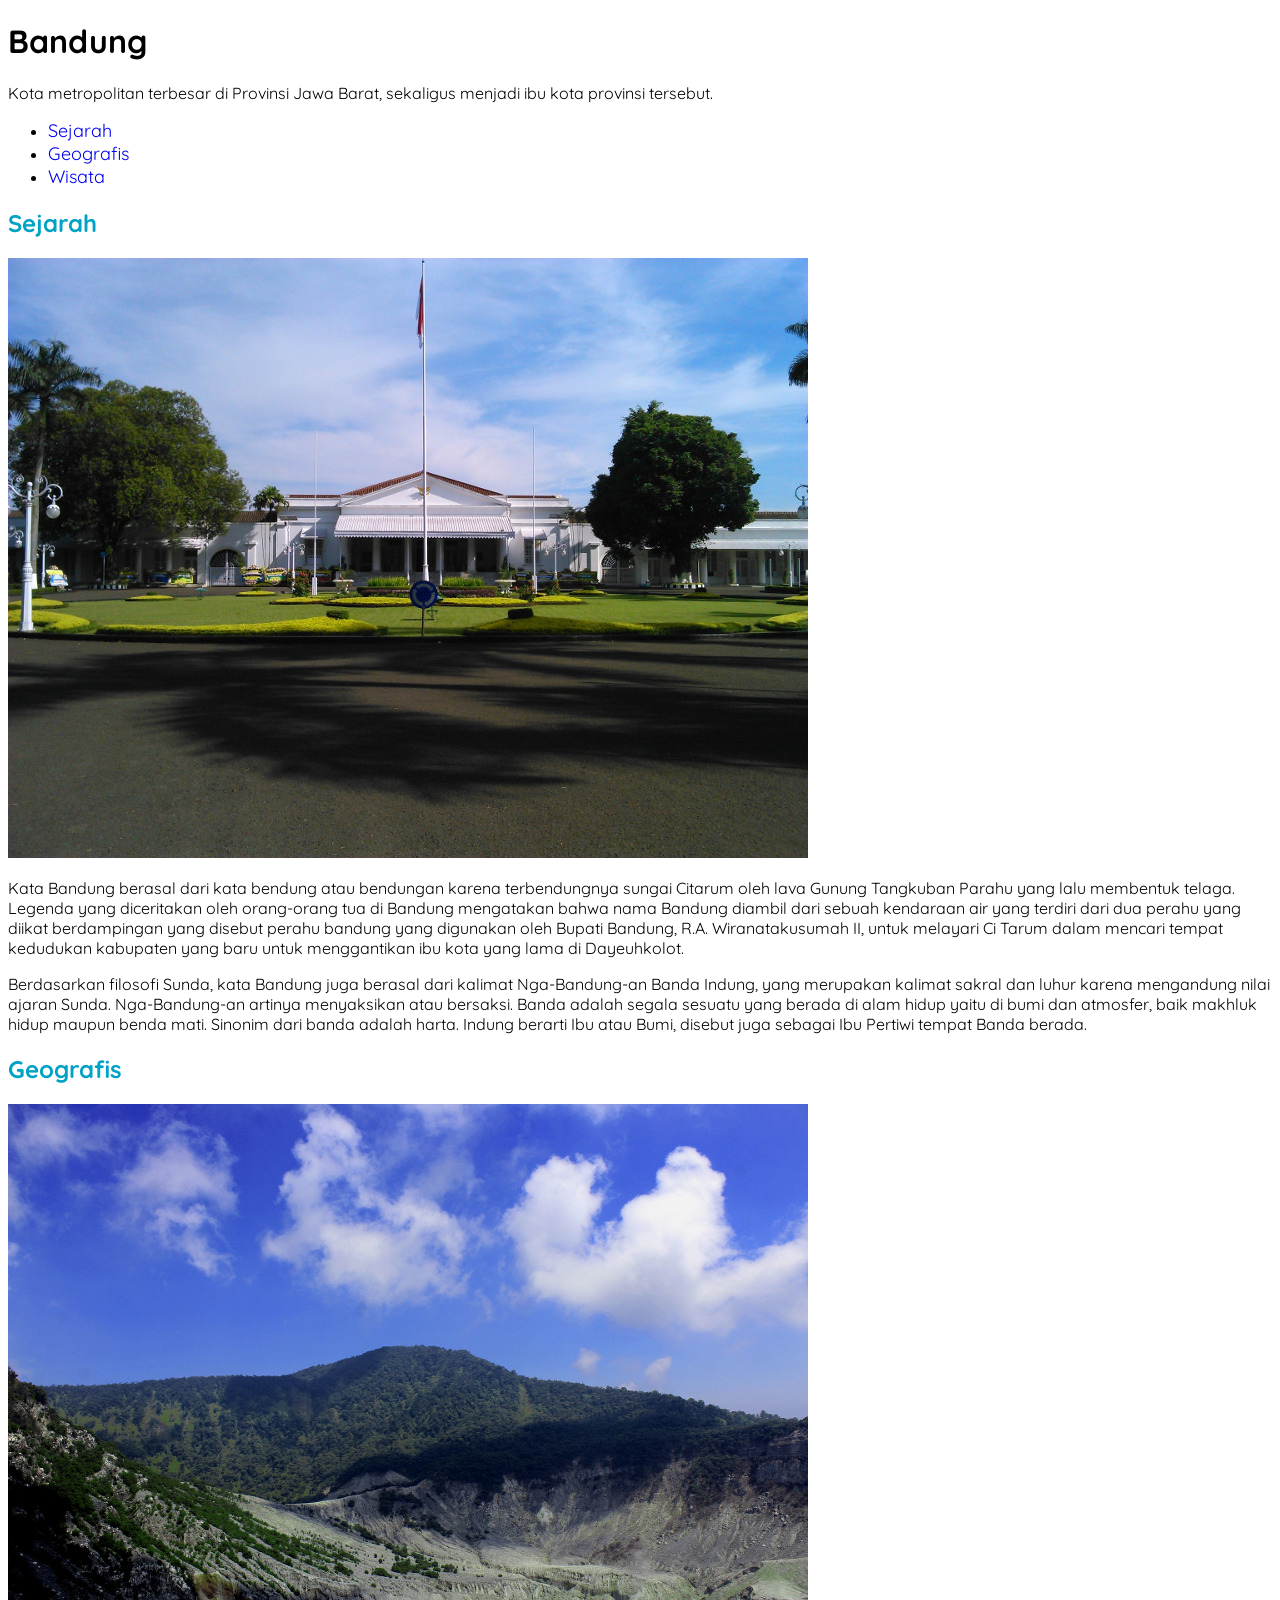
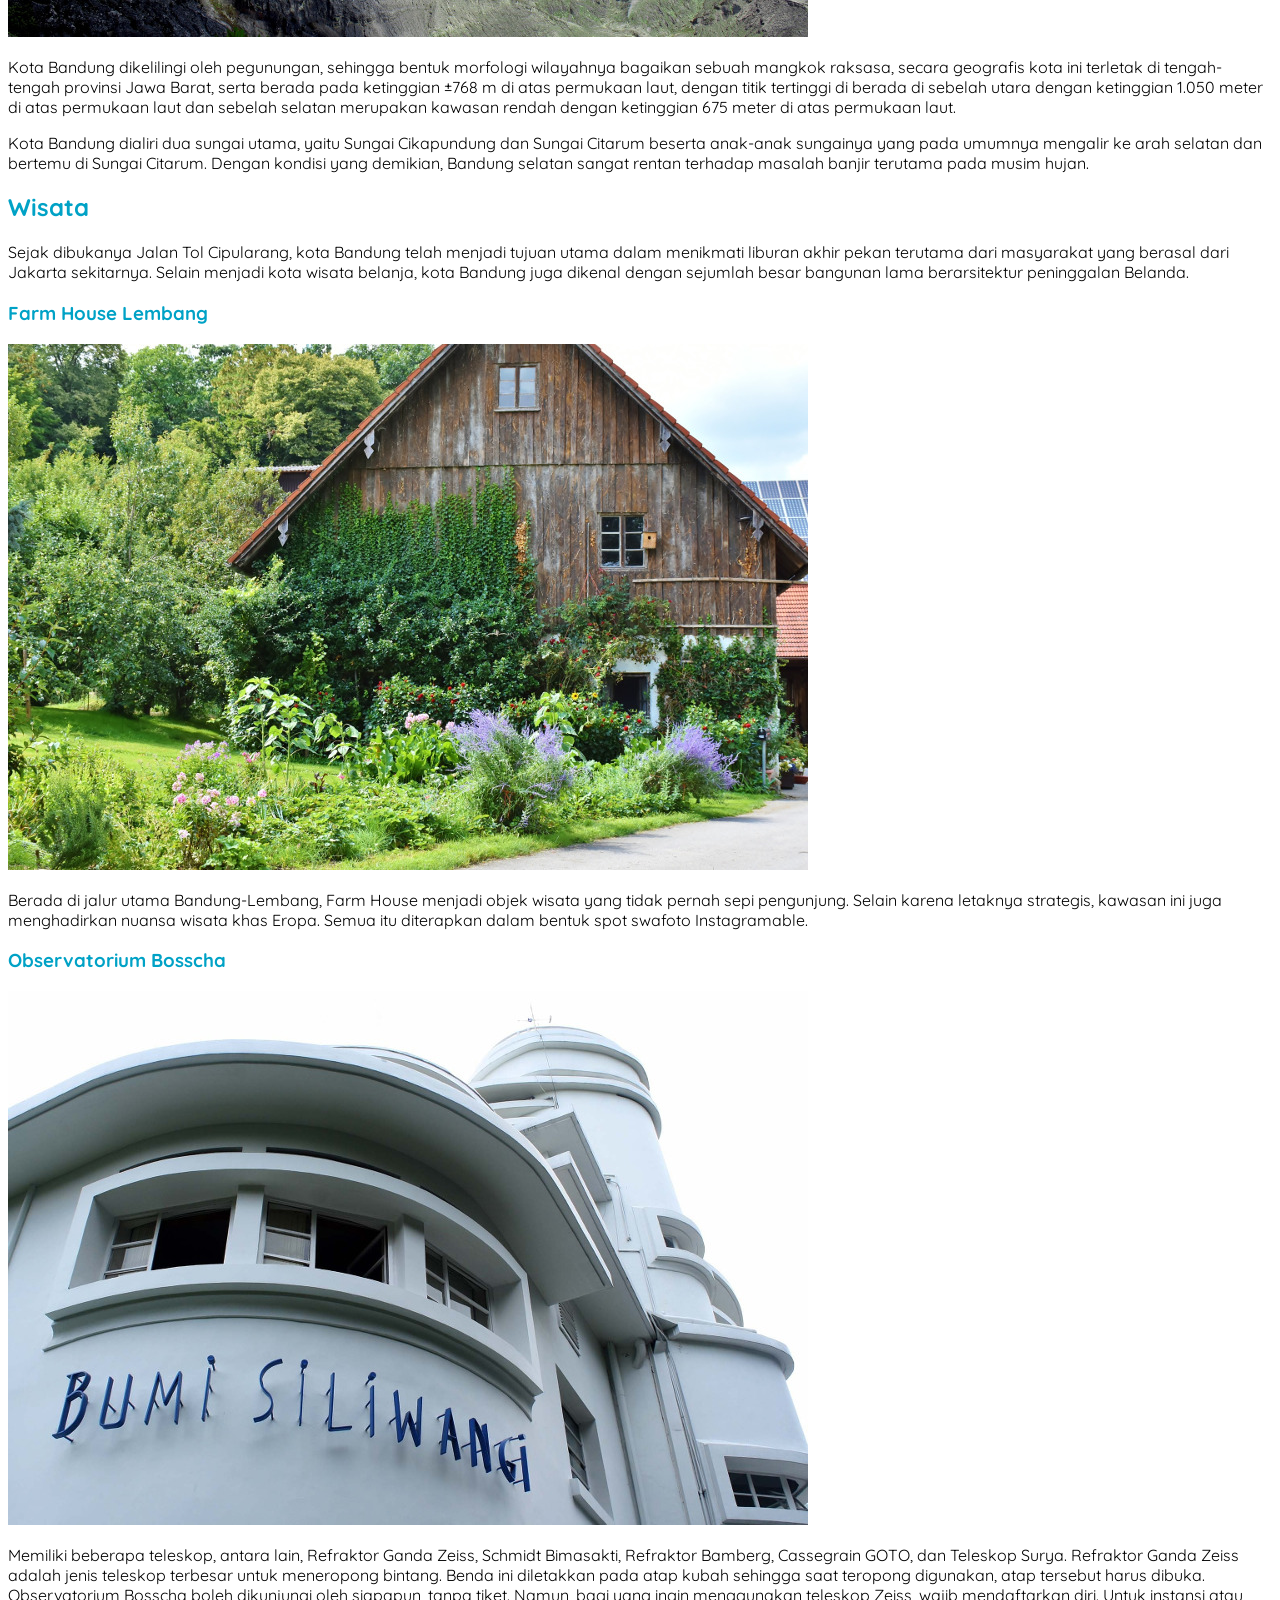
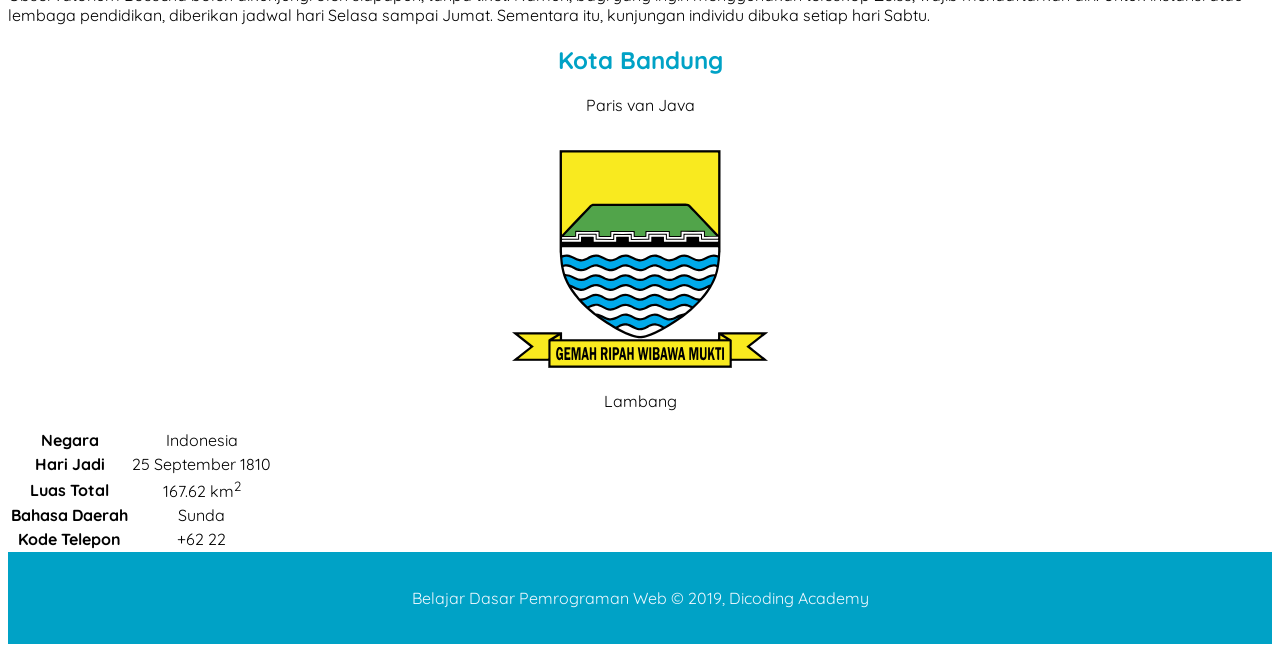
<file: index.html>
<!DOCTYPE html>
<html>

<head>
    <meta charset="utf-8">
    <title>Halaman Profil Bandung</title>
    <link rel="stylesheet" href="assets/styles/styles.css">
    <link rel="preconnect" href="https://fonts.googleapis.com">
    <link rel="preconnect" href="https://fonts.gstatic.com" crossorigin>
    <link
        href="https://fonts.googleapis.com/css2?family=Kanit:ital,wght@0,100;0,200;0,300;0,400;0,500;0,600;0,700;0,800;0,900;1,100;1,200;1,300;1,400;1,500;1,600;1,700;1,800;1,900&family=Quicksand:wght@300..700&display=swap"
        rel="stylesheet">
</head>
<header>
    <h1>Bandung</h1>
    <p>
        Kota metropolitan terbesar di Provinsi Jawa Barat, sekaligus menjadi ibu
        kota provinsi tersebut.
    </p>
    <nav>
        <ul>
            <li>
                <a href="#sejarah">Sejarah</a>
            </li>
            <li>
                <a href="#geografis">Geografis</a>
            </li>
            <li>
                <a href="#wisata">Wisata</a>
            </li>
        </ul>
    </nav>
</header>
<main>
    <div>
        <article id="sejarah">
            <h2 id="sejarah">Sejarah</h2>
            <img src="assets/images/history.jpg" alt="history">
            <p>
                Kata Bandung berasal dari kata bendung atau bendungan karena terbendungnya
                sungai Citarum oleh lava Gunung Tangkuban Parahu yang lalu membentuk
                telaga. Legenda yang diceritakan oleh orang-orang tua di Bandung
                mengatakan bahwa nama Bandung diambil dari sebuah kendaraan air yang
                terdiri dari dua perahu yang diikat berdampingan yang disebut perahu
                bandung yang digunakan oleh Bupati Bandung, R.A. Wiranatakusumah II, untuk
                melayari Ci Tarum dalam mencari tempat kedudukan kabupaten yang baru untuk
                menggantikan ibu kota yang lama di Dayeuhkolot.
            </p>
            <p>
                Berdasarkan filosofi Sunda, kata Bandung juga berasal dari kalimat
                Nga-Bandung-an Banda Indung, yang merupakan kalimat sakral dan luhur
                karena mengandung nilai ajaran Sunda. Nga-Bandung-an artinya menyaksikan
                atau bersaksi. Banda adalah segala sesuatu yang berada di alam hidup yaitu
                di bumi dan atmosfer, baik makhluk hidup maupun benda mati. Sinonim dari
                banda adalah harta. Indung berarti Ibu atau Bumi, disebut juga sebagai Ibu
                Pertiwi tempat Banda berada.
            </p>
        </article>
        <article id="geografis">
            <h2 id="geografis">Geografis</h2>
            <img src="assets/images/geografis.jpg">
            <p>
                Kota Bandung dikelilingi oleh pegunungan, sehingga bentuk morfologi
                wilayahnya bagaikan sebuah mangkok raksasa, secara geografis kota ini
                terletak di tengah-tengah provinsi Jawa Barat, serta berada pada
                ketinggian ±768 m di atas permukaan laut, dengan titik tertinggi di berada
                di sebelah utara dengan ketinggian 1.050 meter di atas permukaan laut dan
                sebelah selatan merupakan kawasan rendah dengan ketinggian 675 meter di
                atas permukaan laut.
            </p>
            <p>
                Kota Bandung dialiri dua sungai utama, yaitu Sungai Cikapundung dan Sungai
                Citarum beserta anak-anak sungainya yang pada umumnya mengalir ke arah
                selatan dan bertemu di Sungai Citarum. Dengan kondisi yang demikian,
                Bandung selatan sangat rentan terhadap masalah banjir terutama pada musim
                hujan.
            </p>
        </article>

        <article id="wisata">
            <h2 id="wisata">Wisata</h2>
            <p>
                Sejak dibukanya Jalan Tol Cipularang, kota Bandung telah menjadi tujuan
                utama dalam menikmati liburan akhir pekan terutama dari masyarakat yang
                berasal dari Jakarta sekitarnya. Selain menjadi kota wisata belanja, kota
                Bandung juga dikenal dengan sejumlah besar bangunan lama berarsitektur
                peninggalan Belanda.
            </p>
            <section>
                <h3>Farm House Lembang</h3>
                <img src="assets/images/farm-house.jpg">
                <p>
                    Berada di jalur utama Bandung-Lembang, Farm House menjadi objek wisata
                    yang tidak pernah sepi pengunjung. Selain karena letaknya strategis,
                    kawasan ini juga menghadirkan nuansa wisata khas Eropa. Semua itu
                    diterapkan dalam bentuk spot swafoto Instagramable.
                </p>

                <h3>Observatorium Bosscha</h3>
                <img src="assets/images/bosscha.jpg">
                <p>
                    Memiliki beberapa teleskop, antara lain, Refraktor Ganda Zeiss, Schmidt
                    Bimasakti, Refraktor Bamberg, Cassegrain GOTO, dan Teleskop Surya.
                    Refraktor Ganda Zeiss adalah jenis teleskop terbesar untuk meneropong
                    bintang. Benda ini diletakkan pada atap kubah sehingga saat teropong
                    digunakan, atap tersebut harus dibuka. Observatorium Bosscha boleh
                    dikunjungi oleh siapapun, tanpa tiket. Namun, bagi yang ingin menggunakan
                    teleskop Zeiss, wajib mendaftarkan diri. Untuk instansi atau lembaga
                    pendidikan, diberikan jadwal hari Selasa sampai Jumat. Sementara itu,
                    kunjungan individu dibuka setiap hari Sabtu.
                </p>
            </section>
        </article>
    </div>
    <aside>
        <article class="profile">
            <header>
                <h2>Kota Bandung</h2>
                <p>Paris van Java</p>
                <figure>
                    <div class="image-bandung">
                        <img class="bandung" src="assets/images/Lambang_Kota_Bandung.svg" />
                        <figcaption>Lambang</figcaption>
                </figure>
            </header>
            <section class="keterangan">
                <table>
                    <table>
                        <tr>
                            <td style="font-weight: bold;">Negara</td>
                            <td>Indonesia</td>
                        </tr>
                        <tr>
                            <td style="font-weight: bold;">Hari Jadi</td>
                            <td>25 September 1810</td>
                        </tr>
                        <tr>
                            <td style="font-weight: bold;">Luas Total</td>
                            <td>167.62 km<sup>2</sup></td>
                        </tr>
                        <tr>
                            <td style="font-weight: bold;">Bahasa Daerah</td>
                            <td>Sunda</td>
                        </tr>
                        <tr>
                            <td style="font-weight: bold;">Kode Telepon</td>
                            <td>+62 22</td>
                        </tr>
                    </table>
            </section>
        </article>
    </aside>
</main>
<footer>
    <p>Belajar Dasar Pemrograman Web &#169; 2019, Dicoding Academy</p>
</footer>
</body>

</html>
</file>
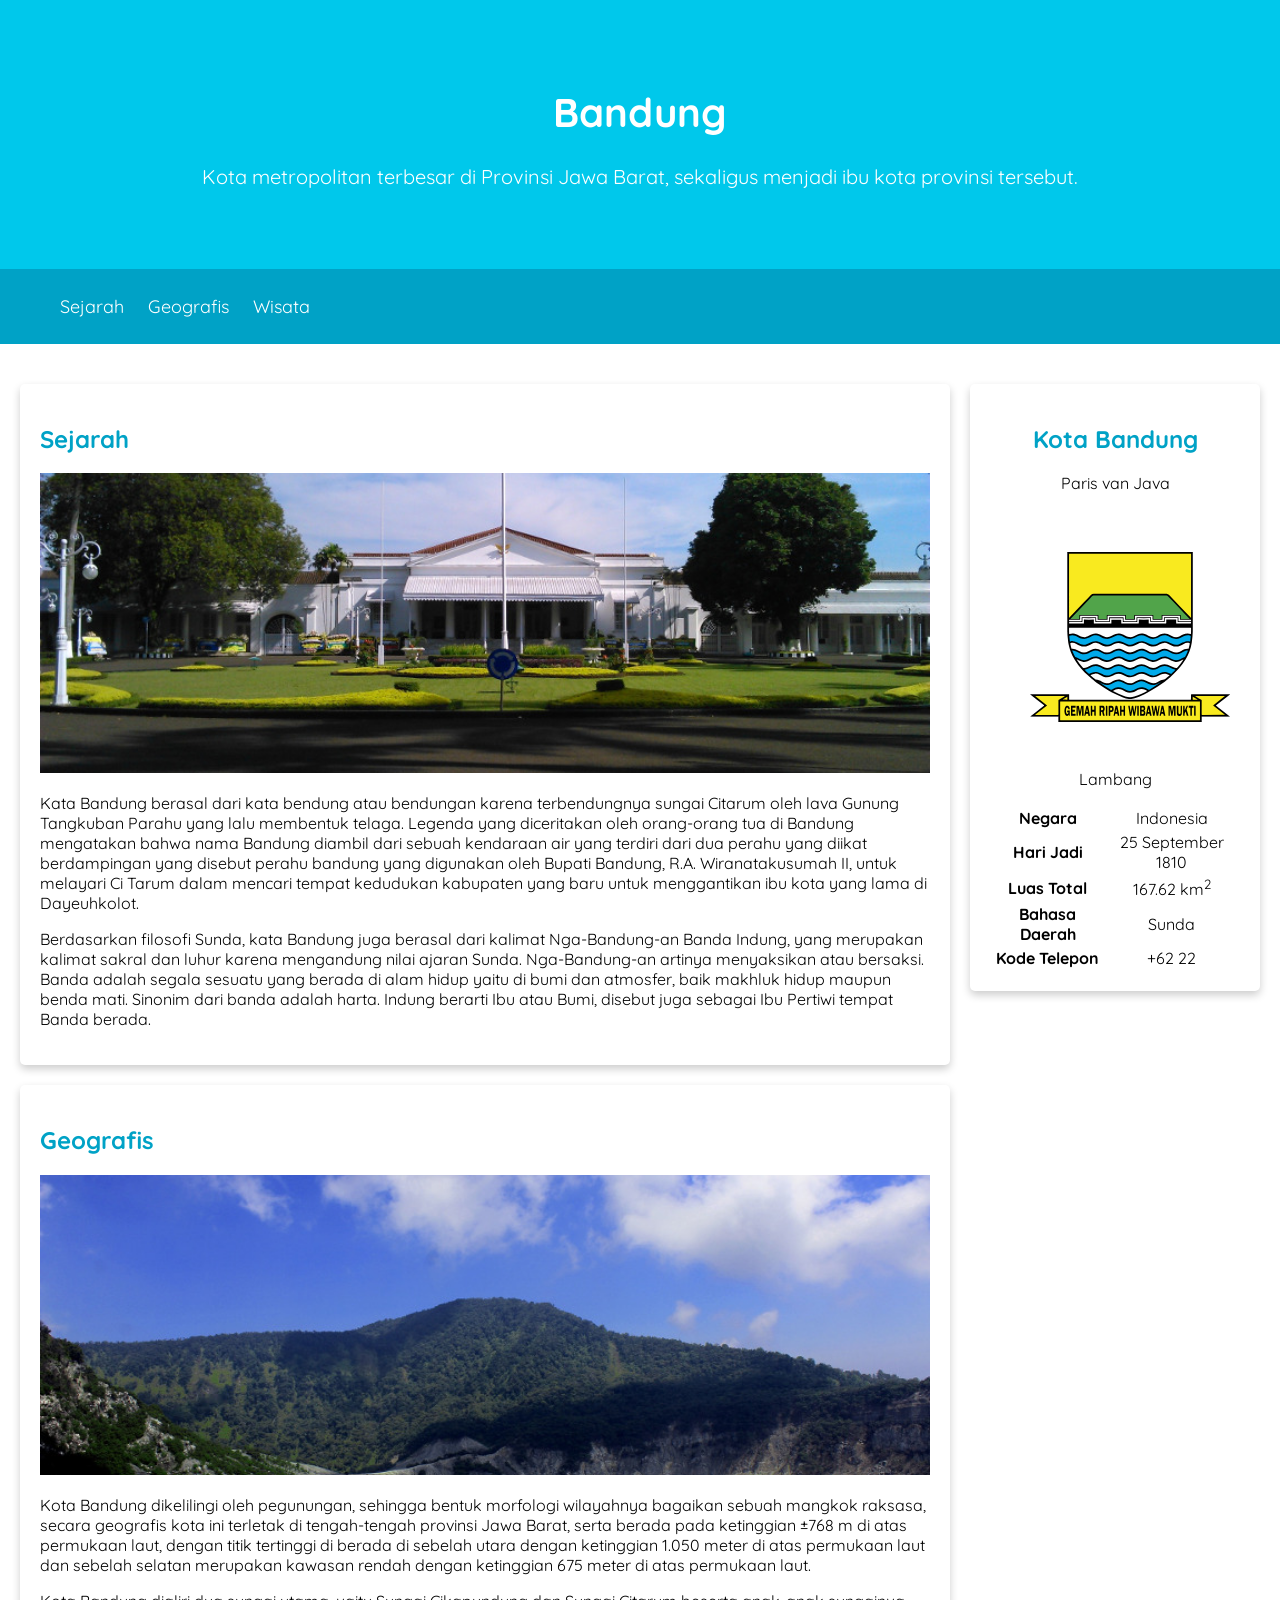
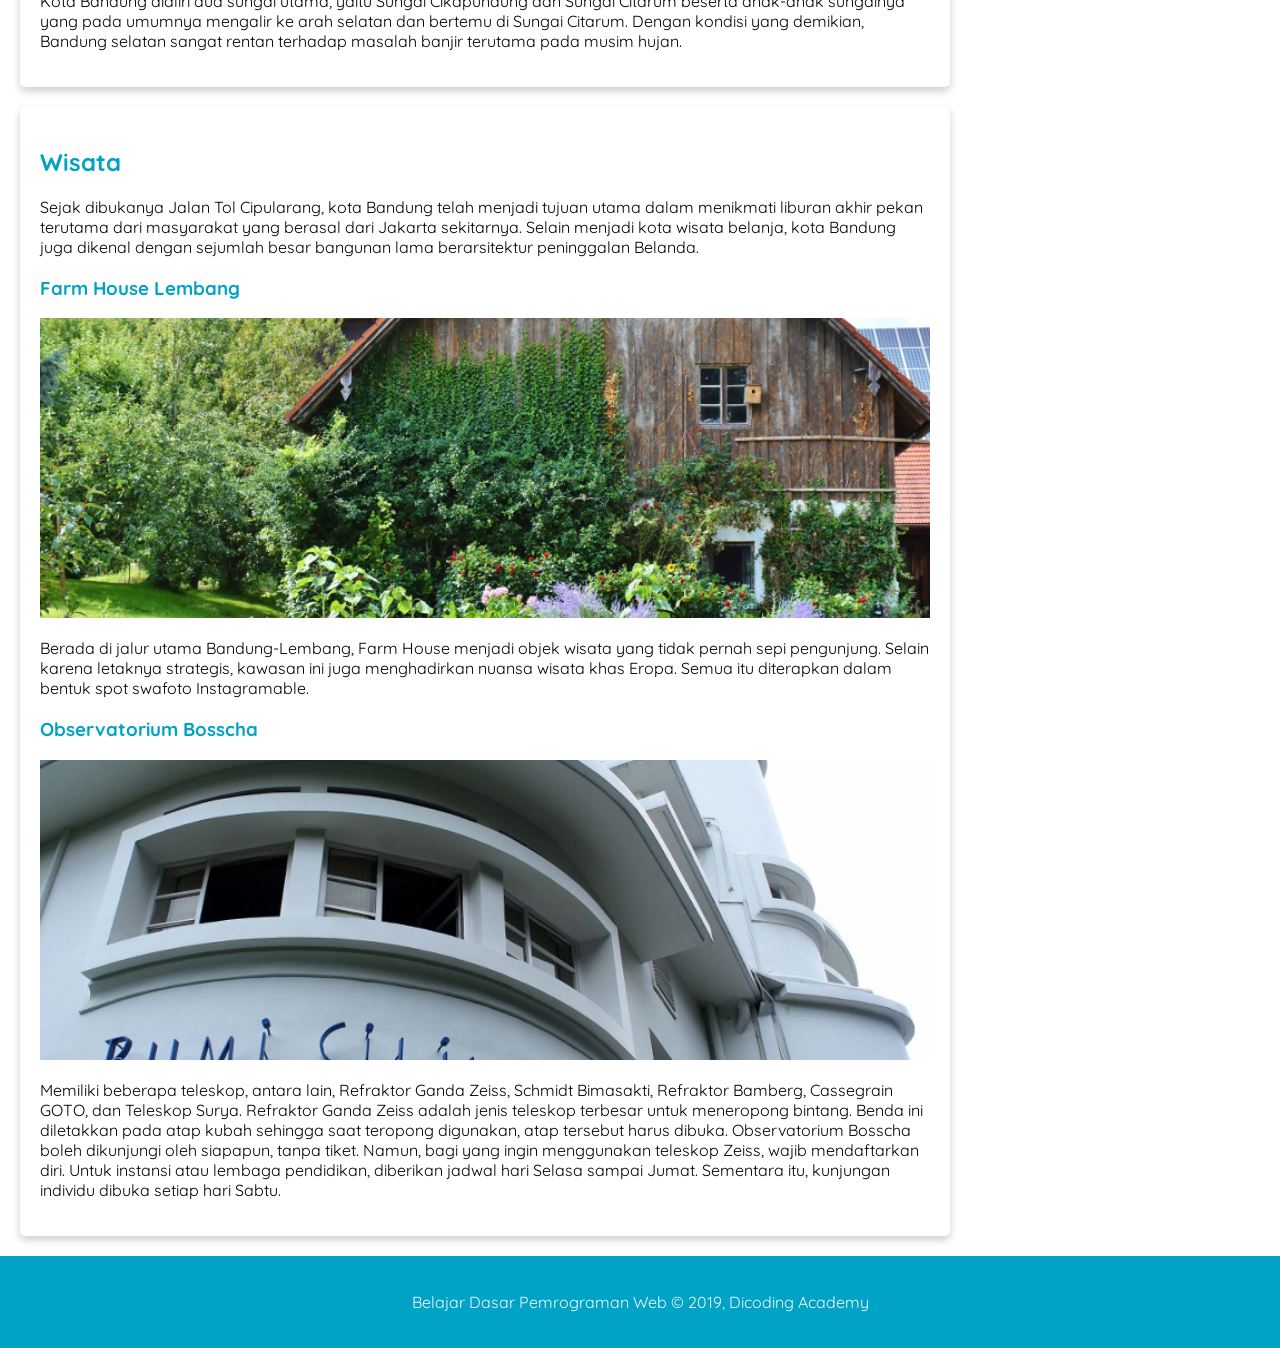
<file: project-fe-dicoding-study/index.html>
<!DOCTYPE html>
<html>

<head>
    <meta charset="utf-8">
    <meta name="viewport" content="width=device-width, initial-scale=1.0" />
    <title>Halaman Profil Bandung</title>
    <link rel="stylesheet" href="assets/styles/styles.css">
    <link rel="preconnect" href="https://fonts.googleapis.com">
    <link rel="preconnect" href="https://fonts.gstatic.com" crossorigin>
    <link
        href="https://fonts.googleapis.com/css2?family=Kanit:ital,wght@0,100;0,200;0,300;0,400;0,500;0,600;0,700;0,800;0,900;1,100;1,200;1,300;1,400;1,500;1,600;1,700;1,800;1,900&family=Quicksand:wght@300..700&display=swap"
        rel="stylesheet">
</head>
<header>
    <div class="jumbotron">
        <h1>Bandung</h1>
        <p>
            Kota metropolitan terbesar di Provinsi Jawa Barat, sekaligus menjadi ibu
            kota provinsi tersebut.
        </p>
    </div class="navigation">
    <nav>
        <ul>
            <li>
                <a href="#sejarah">Sejarah</a>
            </li>
            <li>
                <a href="#geografis">Geografis</a>
            </li>
            <li>
                <a href="#wisata">Wisata</a>
            </li>
        </ul>
    </nav>
</header>
<main>
    <div id="content">
        <article id="sejarah" class="card">
            <h2 id="sejarah">Sejarah</h2>
            <img class="sejarah-image" src="assets/images/history.jpg" alt="history">
            <p>
                Kata Bandung berasal dari kata bendung atau bendungan karena terbendungnya
                sungai Citarum oleh lava Gunung Tangkuban Parahu yang lalu membentuk
                telaga. Legenda yang diceritakan oleh orang-orang tua di Bandung
                mengatakan bahwa nama Bandung diambil dari sebuah kendaraan air yang
                terdiri dari dua perahu yang diikat berdampingan yang disebut perahu
                bandung yang digunakan oleh Bupati Bandung, R.A. Wiranatakusumah II, untuk
                melayari Ci Tarum dalam mencari tempat kedudukan kabupaten yang baru untuk
                menggantikan ibu kota yang lama di Dayeuhkolot.
            </p>
            <p>
                Berdasarkan filosofi Sunda, kata Bandung juga berasal dari kalimat
                Nga-Bandung-an Banda Indung, yang merupakan kalimat sakral dan luhur
                karena mengandung nilai ajaran Sunda. Nga-Bandung-an artinya menyaksikan
                atau bersaksi. Banda adalah segala sesuatu yang berada di alam hidup yaitu
                di bumi dan atmosfer, baik makhluk hidup maupun benda mati. Sinonim dari
                banda adalah harta. Indung berarti Ibu atau Bumi, disebut juga sebagai Ibu
                Pertiwi tempat Banda berada.
            </p>
        </article>
        <article id="geografis" class="card">
            <h2 id="geografis">Geografis</h2>
            <img class="geografis-image" src="assets/images/geografis.jpg">
            <p>
                Kota Bandung dikelilingi oleh pegunungan, sehingga bentuk morfologi
                wilayahnya bagaikan sebuah mangkok raksasa, secara geografis kota ini
                terletak di tengah-tengah provinsi Jawa Barat, serta berada pada
                ketinggian ±768 m di atas permukaan laut, dengan titik tertinggi di berada
                di sebelah utara dengan ketinggian 1.050 meter di atas permukaan laut dan
                sebelah selatan merupakan kawasan rendah dengan ketinggian 675 meter di
                atas permukaan laut.
            </p>
            <p>
                Kota Bandung dialiri dua sungai utama, yaitu Sungai Cikapundung dan Sungai
                Citarum beserta anak-anak sungainya yang pada umumnya mengalir ke arah
                selatan dan bertemu di Sungai Citarum. Dengan kondisi yang demikian,
                Bandung selatan sangat rentan terhadap masalah banjir terutama pada musim
                hujan.
            </p>
        </article>

        <article id="wisata" class="card">
            <h2 id="wisata">Wisata</h2>
            <p>
                Sejak dibukanya Jalan Tol Cipularang, kota Bandung telah menjadi tujuan
                utama dalam menikmati liburan akhir pekan terutama dari masyarakat yang
                berasal dari Jakarta sekitarnya. Selain menjadi kota wisata belanja, kota
                Bandung juga dikenal dengan sejumlah besar bangunan lama berarsitektur
                peninggalan Belanda.
            </p>
            <section>
                <h3>Farm House Lembang</h3>
                <img class="farm-house-image" src="assets/images/farm-house.jpg">
                <p>
                    Berada di jalur utama Bandung-Lembang, Farm House menjadi objek wisata
                    yang tidak pernah sepi pengunjung. Selain karena letaknya strategis,
                    kawasan ini juga menghadirkan nuansa wisata khas Eropa. Semua itu
                    diterapkan dalam bentuk spot swafoto Instagramable.
                </p>

                <h3>Observatorium Bosscha</h3>
                <img class="boscha-image" src="assets/images/bosscha.jpg">
                <p>
                    Memiliki beberapa teleskop, antara lain, Refraktor Ganda Zeiss, Schmidt
                    Bimasakti, Refraktor Bamberg, Cassegrain GOTO, dan Teleskop Surya.
                    Refraktor Ganda Zeiss adalah jenis teleskop terbesar untuk meneropong
                    bintang. Benda ini diletakkan pada atap kubah sehingga saat teropong
                    digunakan, atap tersebut harus dibuka. Observatorium Bosscha boleh
                    dikunjungi oleh siapapun, tanpa tiket. Namun, bagi yang ingin menggunakan
                    teleskop Zeiss, wajib mendaftarkan diri. Untuk instansi atau lembaga
                    pendidikan, diberikan jadwal hari Selasa sampai Jumat. Sementara itu,
                    kunjungan individu dibuka setiap hari Sabtu.
                </p>
            </section>
        </article>
    </div>
    <aside>
        <article class="profile card">
            <header>
                <h2>Kota Bandung</h2>
                <p>Paris van Java</p>
                <figure>
                    <div class="image-bandung">
                        <img class="bandung" src="assets/images/Lambang_Kota_Bandung.svg" />
                        <figcaption>Lambang</figcaption>
                </figure>
            </header>
            <section class="keterangan">
                <table>
                    <table>
                        <tr>
                            <td style="font-weight: bold;">Negara</td>
                            <td>Indonesia</td>
                        </tr>
                        <tr>
                            <td style="font-weight: bold;">Hari Jadi</td>
                            <td>25 September 1810</td>
                        </tr>
                        <tr>
                            <td style="font-weight: bold;">Luas Total</td>
                            <td>167.62 km<sup>2</sup></td>
                        </tr>
                        <tr>
                            <td style="font-weight: bold;">Bahasa Daerah</td>
                            <td>Sunda</td>
                        </tr>
                        <tr>
                            <td style="font-weight: bold;">Kode Telepon</td>
                            <td>+62 22</td>
                        </tr>
                    </table>
            </section>
        </article>
    </aside>
</main>
<footer>
    <p>Belajar Dasar Pemrograman Web &#169; 2019, Dicoding Academy</p>
</footer>
</body>

</html>
</file>
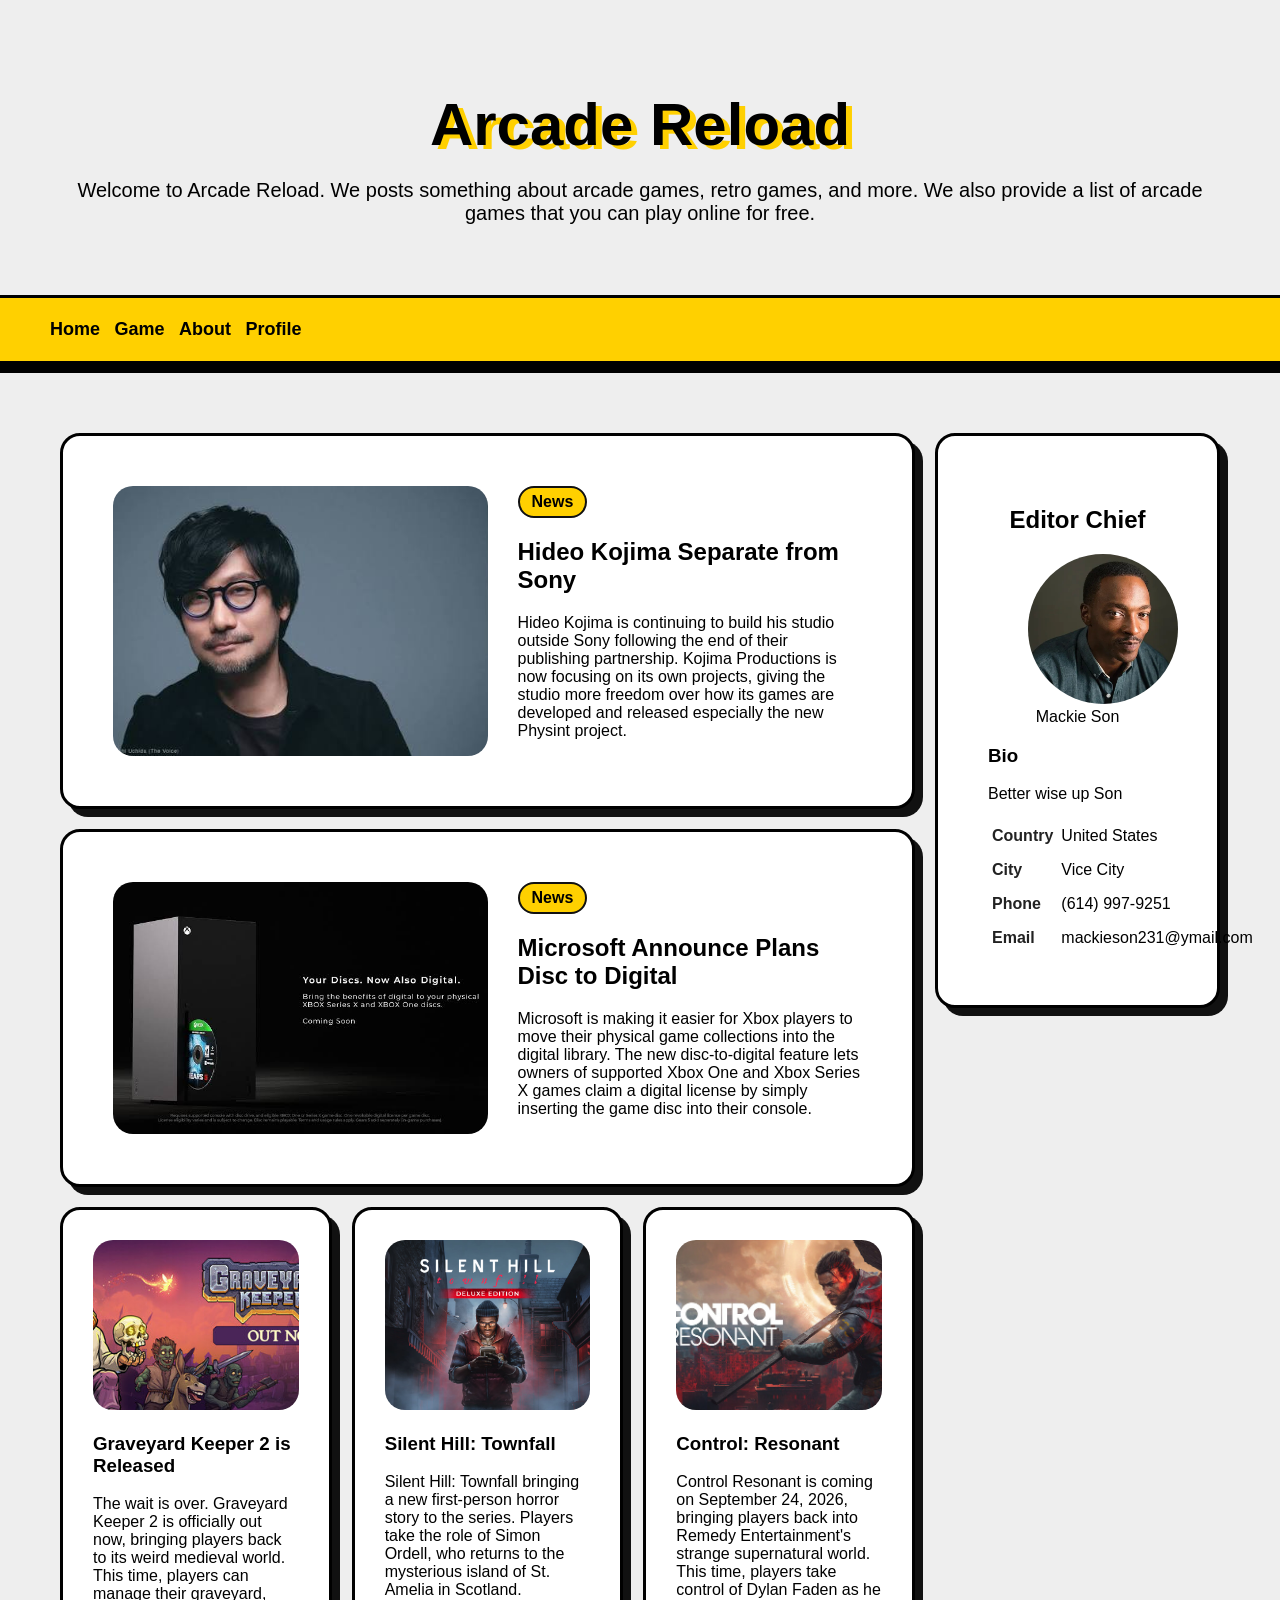
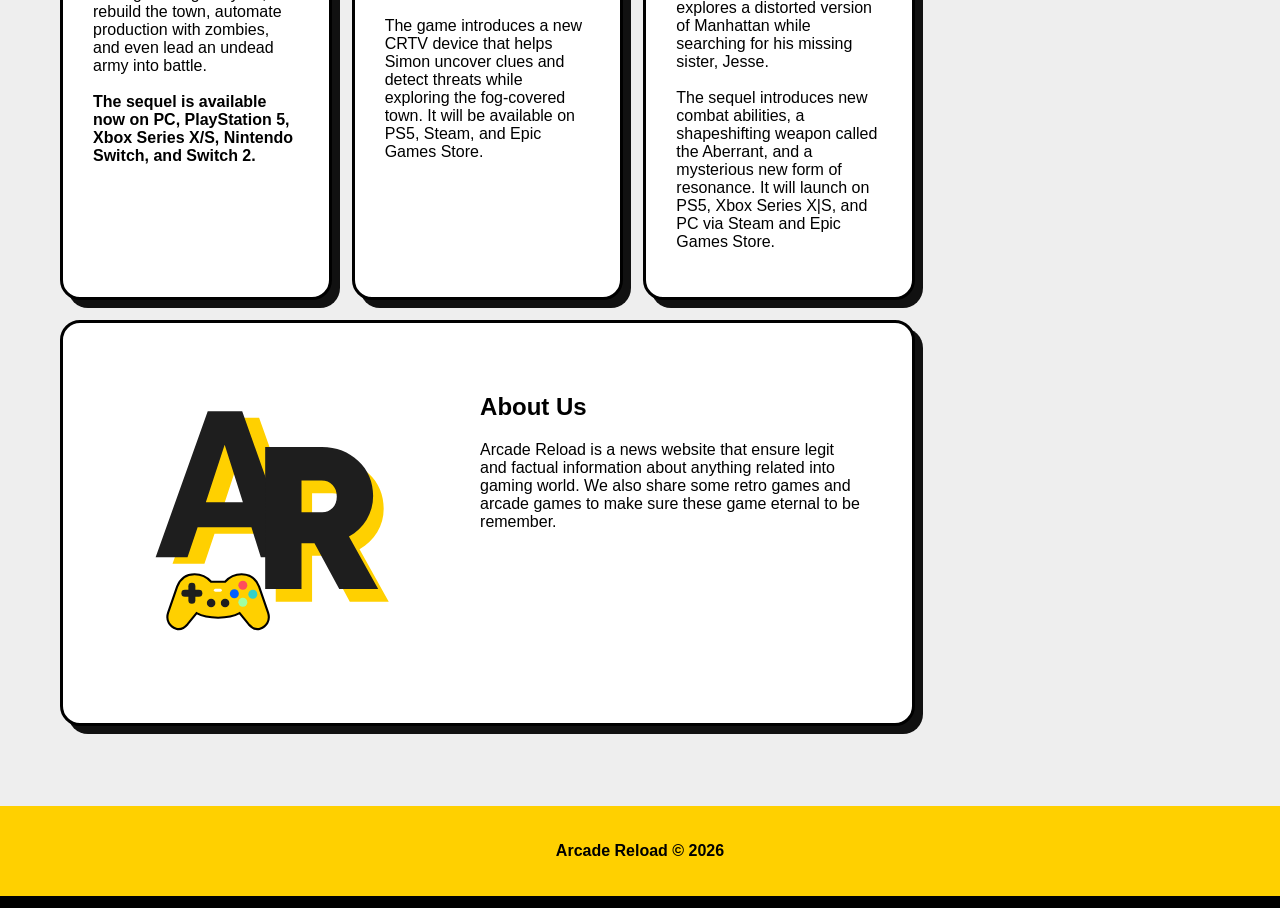
<file: submission-dicoding/index.html>
<!DOCTYPE html>
<html>

<head>
    <meta charset="utf-8">
    <meta name="viewport" content="width=device-width, initial-scale=1.0" />
    <title>Arcade Reload</title>
    <link rel="stylesheet" href="assets/styles/styles.css">
    <link rel="preconnect" href="https://fonts.googleapis.com">
    <link rel="preconnect" href="https://fonts.gstatic.com" crossorigin>
    <link
        href="https://fonts.googleapis.com/css2?family=Kanit:ital,wght@0,100;0,200;0,300;0,400;0,500;0,600;0,700;0,800;0,900;1,100;1,200;1,300;1,400;1,500;1,600;1,700;1,800;1,900&family=Quicksand:wght@300..700&display=swap"
        rel="stylesheet">
</head>

<body>
    <header>
        <div class="jumbotron">
            <h1>Arcade Reload</h1>
            <p>
                Welcome to Arcade Reload. We posts something about arcade games, retro games, and more. We also provide
                a
                list of arcade games that you can play online for free.
            </p>
        </div>
        <nav>
            <ul>
                <li>
                    <a href="#">Home</a>
                </li>
                <li>
                    <a href="#game">Game</a>
                </li>
                <li>
                    <a href="#about">About</a>
                </li>
                <li>
                    <a href="https://www.dicoding.com/users/naufalih_muzakki_s/academies">Profile</a>
                </li>
            </ul>
        </nav>

    </header>
    <main>
        <div id="content">
            <article id="news" class="card">
                <div class="news">
                    <img class="news-image" src="assets/images/hideo-kojima.jpg" alt="Hideo Kojima Separate from Sony">
                    <div class="news-info">
                        <span class="news-title">
                            News
                        </span>
                        <h2>Hideo Kojima Separate from Sony</h2>
                        <p>
                            Hideo Kojima is continuing to build his studio outside Sony following the end of their
                            publishing partnership. Kojima Productions is now focusing on its own projects, giving the
                            studio more freedom over how its games are developed and released especially the new Physint
                            project.
                        </p>
                    </div>
                </div>
            </article>
            <article class="card">
                <div class="news">
                    <img class="news-image" src="assets/images/xbox.jpg" alt="Microsoft Disc to Digital">
                    <div class="news-info">
                        <span class="news-title">
                            News
                        </span>
                        <h2>Microsoft Announce Plans Disc to Digital</h2>
                        <p>
                            Microsoft is making it easier for Xbox players to move their physical game collections into
                            the
                            digital library. The new disc-to-digital feature lets owners of supported Xbox One and Xbox
                            Series X games claim a digital license by simply inserting the game disc into their console.
                        </p>
                    </div>
                </div>
            </article>
            <div class="game-section" id="game">
                <article class="card-game">
                    <div class="game">
                        <img class="game-image" src="assets/images/graveyard_keeper2.jpg" alt="Graveyard Keeper 2">
                        <h3>Graveyard Keeper 2 is Released</h3>
                        <p>
                            The wait is over. Graveyard Keeper 2 is officially out now, bringing players back to its
                            weird
                            medieval world. This time, players can manage their graveyard, rebuild the town, automate
                            production with zombies, and even lead an undead army into battle.<br><br>
                            <strong>
                                The sequel is available now on PC, PlayStation 5, Xbox Series X/S, Nintendo Switch, and
                                Switch 2.
                            </strong>
                        </p>
                    </div>
                </article>
                <article class="card-game">
                    <div class="game">
                        <img class="game-image" src="assets/images/silenthill-townfall.avif"
                            alt="Silent Hill: Townfall">
                        <h3>Silent Hill: Townfall</h3>
                        <p>
                            Silent Hill: Townfall bringing a new first-person horror
                            story to the series. Players take the role of Simon Ordell, who returns to the mysterious
                            island
                            of St. Amelia in Scotland.<br><br>

                            The game introduces a new CRTV device that helps Simon uncover clues and detect threats
                            while
                            exploring the fog-covered town. It will be available on PS5, Steam, and Epic Games Store.
                        </p>
                    </div>
                </article>
                <article class="card-game">
                    <div class="game">
                        <img class="game-image" src="assets/images/control-resonant.jpg" alt="Control: Resonant">
                        <h3>Control: Resonant</h3>
                        <p>
                            Control Resonant is coming on September 24, 2026, bringing players back into Remedy
                            Entertainment's strange supernatural world. This time, players take control of Dylan Faden
                            as he
                            explores a distorted version of Manhattan while searching for his missing sister,
                            Jesse.<br><br>

                            The sequel introduces new combat abilities, a shapeshifting weapon called the Aberrant, and
                            a
                            mysterious new form of resonance. It will launch on PS5, Xbox Series X|S, and PC via Steam
                            and
                            Epic Games Store.
                        </p>
                    </div>
                </article>
            </div>
            <article id="about" class="card">
                <div class="about">
                    <img class="logo-image" src="assets/images/logo-arcade-reload.svg" alt="Arcade Reload Logo">
                    <div class="logo-info">
                        <h2>About Us</h2>
                        <p>
                            Arcade Reload is a news website that ensure legit and factual information about anything
                            related
                            into gaming world. We also share some retro games and arcade games to make sure these game
                            eternal
                            to be remember.
                        </p>
                    </div>
                </div>
            </article>
        </div>
        <aside>
            <article class="profile card">
                <header>
                    <h2 class="logo-head">Editor Chief</h2>
                    <figure>
                        <div class="image-profile">
                            <img class="arcade-reload" src="assets/images/mackie.jpg" alt="Gambar Editor" />
                            <figcaption>Mackie Son</figcaption>
                        </div>
                    </figure>
                </header>
                <section class="keterangan">
                    <h3> Bio </h3>
                    <p> Better wise up Son</p>
                    <table>
                        <tr>
                            <td>Country</td>
                            <td>United States</td>
                        </tr>
                        <tr>
                            <td>City</td>
                            <td>Vice City</td>
                        </tr>
                        <tr>
                            <td>Phone</td>
                            <td>(614) 997-9251</td>
                        </tr>
                        <tr>
                            <td>Email</td>
                            <td>mackieson231@ymail.com</td>
                        </tr>
                    </table>
                </section>
            </article>
        </aside>
    </main>
    <footer>
        <p>Arcade Reload &#169; 2026</p>
    </footer>
</body>

</html>
</file>
<file: assets/styles/styles.css>
body{
    font-family: 'Quicksand',sans-serif;
}

h2, h3 {
    color: #00a2c6;
}

footer{
    padding: 20px;
    color: aliceblue;
    background-color: #00a2c6;
    text-align: center;
}

.bandung{
    width: 256px;
    height: 256px;
}

nav a {
    font-size: 18px;
    font-weight: 400;
    text-decoration: none;
}
nav a:hover{
    font-weight: bold;
}

.profile header {
    text-align: center;
}

.profile .keterangan {
    text-align: center;
}
</file>
<file: project-fe-dicoding-study/assets/styles/styles.css>
*{
    box-sizing: border-box;
}

body{
    font-family: 'Quicksand',sans-serif;
    margin: 0;
    padding: 0;
}

main{
    padding: 20px;
    overflow: auto;
}

h2, h3 {
    color: #00a2c6;
}

footer{
    padding: 20px;
    color: aliceblue;
    background-color: #00a2c6;
    text-align: center;
}

#content{
    float: left;
    width: 75%;
}

aside{
    float: right;
    width: 25%;
    padding-left: 20px;
}

header{
    display: inline;
}

.bandung{
    width: 256px;
    height: 256px;
}

.card {
  box-shadow: 0 4px 8px 0 rgba(0, 0, 0, 0.2);
  border-radius: 5px;

  padding: 20px;
  margin-top: 20px;
}

nav {
    background-color: #00a2c6;
    padding: 10px;
    position: sticky;
    top: 0;
}

nav a {
    font-size: 18px;
    font-weight: 400;
    text-decoration: none;
    padding: 10px;
    color: white;
}

nav li {
    display: inline-block;
}

nav a:hover{
    font-weight: bold;
}

.profile header {
    text-align: center;
}

.profile img{
    width: 200px;
}

.profile .keterangan {
    text-align: center;
}

.sejarah-image {
    width: 100%;
    max-height: 300px;
    object-fit: cover;
    object-position: center;
}

.farm-house-image {
    width: 100%;
    max-height: 300px;
    object-fit: cover;
    object-position: center;
}

.boscha-image {
    width: 100%;
    max-height: 300px;
    object-fit: cover;
    object-position: center;
}

.geografis-image {
    width: 100%;
    max-height: 300px;
    object-fit: cover;
    object-position: center;
}

.jumbotron {
    font-size: 20px;
    padding: 60px;
    background-color: #00c8eb;
    text-align: center;
    color: white;
}

@media screen and (max-width: 1000px) {
#content, aside {
    width: 100%;
    padding: 0;}
}
</file>
<file: submission-dicoding/assets/styles/styles.css>
* {
    box-sizing: border-box;
}

body {
    font-family: Arial, Helvetica, sans-serif;
    margin: 0;
    padding: 0;
}

main {
    display: flex;
    padding: 60px;
    overflow: auto;
    background-color: #eeeeee;
}

h2,
h3 {
    color: black;
}

footer {
    padding: 20px;
    color: black;
    background-color: #ffd000;
    text-align: center;
    border-bottom: 12px solid black;
    font-weight: bold;
}

#content {
    flex: 3;
    width: 75%;
}

aside {
    flex: 1;
    width: 25%;
    padding-left: 20px;
}

header {
    display: inline;
}

.card {
    gap: 30px;
    border: black solid 3px;
    border-radius: 20px;
    padding: 50px;
    box-shadow: 8px 8px 0 #111;
    margin-bottom: 20px;
    background-color: white;
}

nav {
    background-color: #ffd000;
    padding: 5px;
    position: sticky;
    top: 0;
    border-bottom: 12px solid black;
    border-top: 3px solid black;
}

nav a {
    font-size: 18px;
    font-weight: bold;
    text-decoration: none;
    padding: 5px;
    color: black;
}

nav li {
    display: inline-block;
}

nav a:hover {
    opacity: 0.7;
}

.profile header {
    text-align: center;
}

.profile img {
    width: 150px;
    border-radius: 100px;
}

.profile {
    text-align: center;
}

.keterangan {
    text-align: start;
}

.keterangan table {
    width: 100%;
    border-collapse: collapse;
}

.keterangan td {
    padding: 8px 4px;
    vertical-align: top;
}

.keterangan td:first-child {
    font-weight: bold;
    width: 40%;
    color: #222;
}


.jumbotron {
    font-size: 20px;
    padding: 50px;
    background-color: #eeeeee;
    text-align: center;
    color: black;

}

.jumbotron h1 {
    font-size: 60px;
    margin-bottom: 20px;
    font-weight: 800;
    text-shadow: 6px 4px #ffd000;
}

.news {
    display: flex;
    gap: 30px;
}

.news-title {
    display: inline-block;
    background: #ffd000;
    border: 2px solid #111;
    border-radius: 20px;
    padding: 5px 12px;
    font-weight: 700;
}

.news-image {
    width: 50%;
    max-height: 300px;
    object-fit: cover;
    object-position: center;
    border-radius: 20px;
}

.news-info {
    flex: 1;
}

.card-game {
    border: black solid 3px;
    border-radius: 20px;
    padding: 30px;
    box-shadow: 8px 8px 0 #111;
    background-color: white;
    flex: 1 1 0;
}

.game {
    display: block;
    gap: 30px;
}

.game-image {
    width: 100%;
    height: 170px;
    object-fit: cover;
    border-radius: 20px;
}

.game-section {
    display: flex;
    gap: 20px;
    margin-bottom: 20px;
}

.logo-info {
    flex: 1;
}

.logo-head h2{
    font-weight: bold;
}

.logo-image {
    width: 45%;
    max-height: 300px;
    object-fit: cover;
    object-position: center;
    padding: 10px;
}

.about {
    display: flex;
    gap: 30px;
}

@media screen and (max-width: 1000px) {
    main {
        flex-direction: column;
        padding: 20px;
    }
    #content,
    aside {
        width: 100%;
        padding-left: 0;
    }
    .game-section {
        flex-direction: column;
    }
    .news,
    .about {
        flex-direction: column;
    }
    .news-image,
    .logo-image {
        width: 100%;
    }
}
</file>
